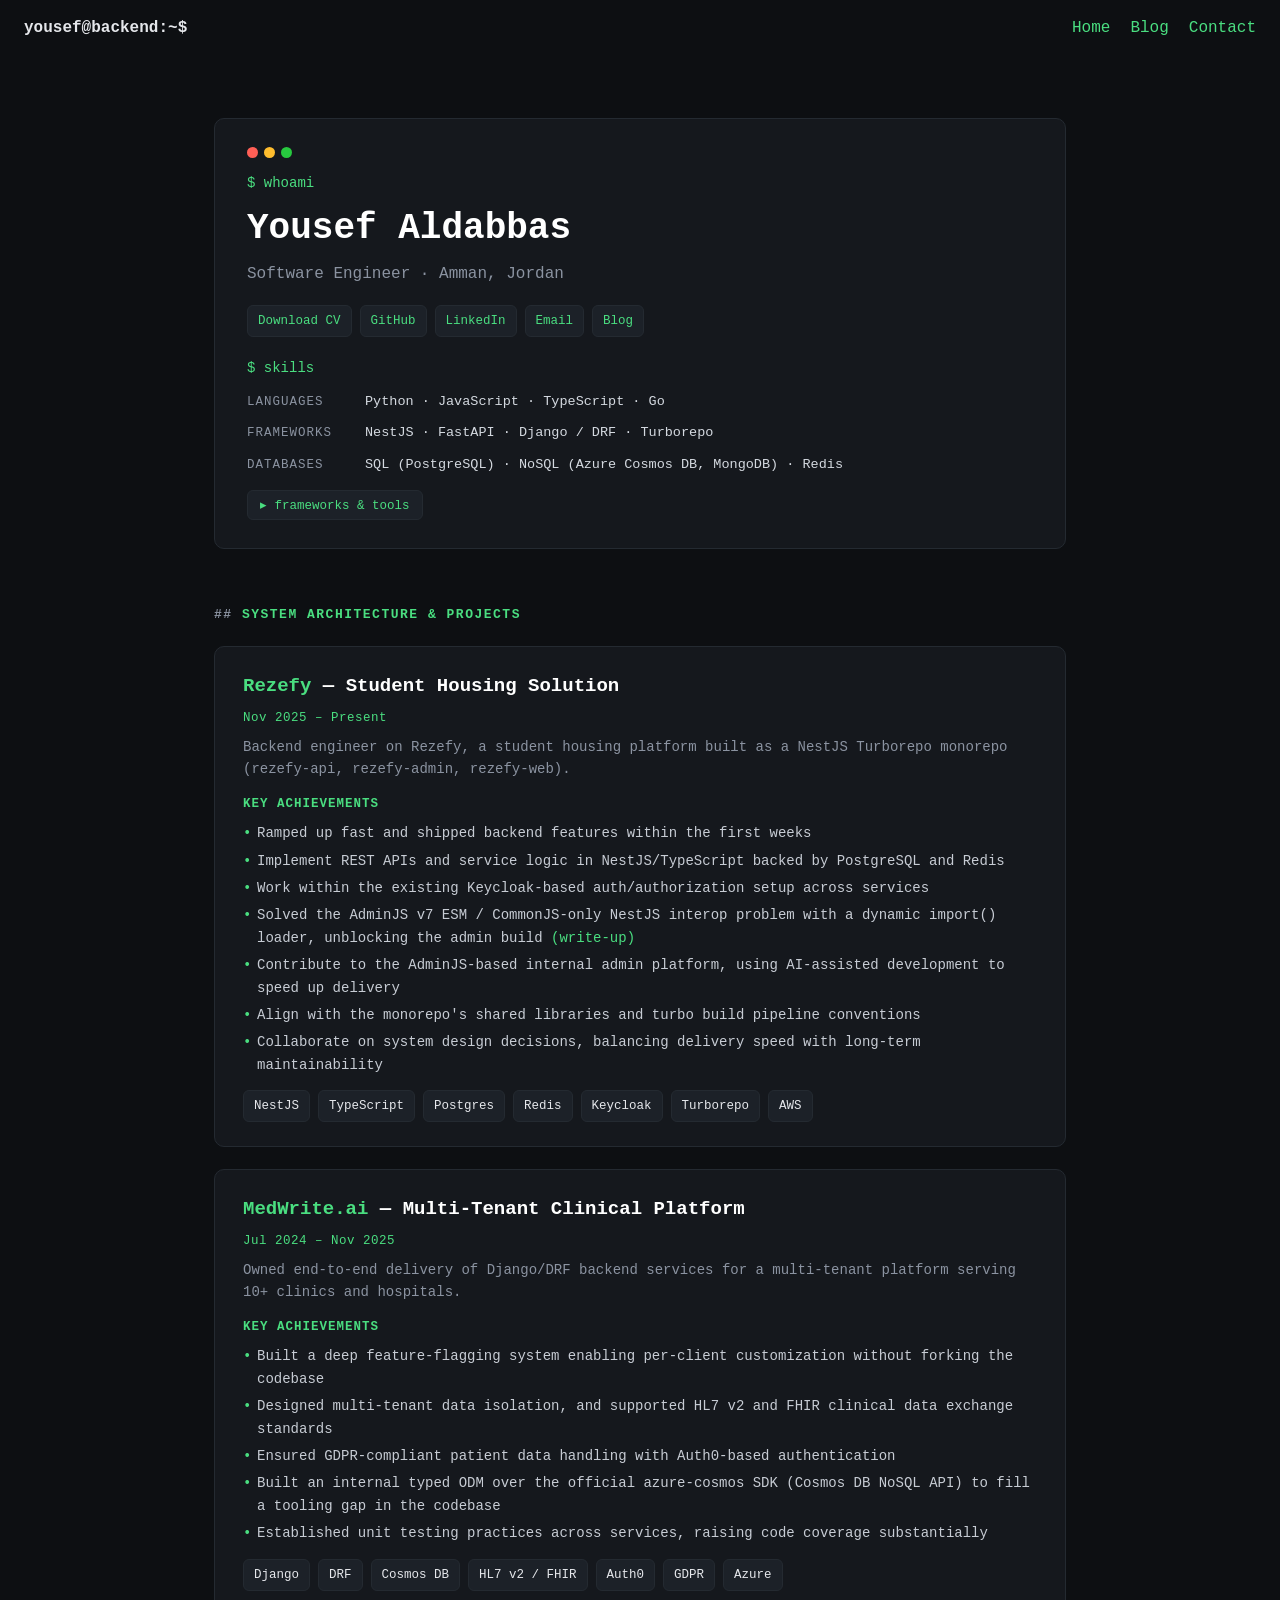
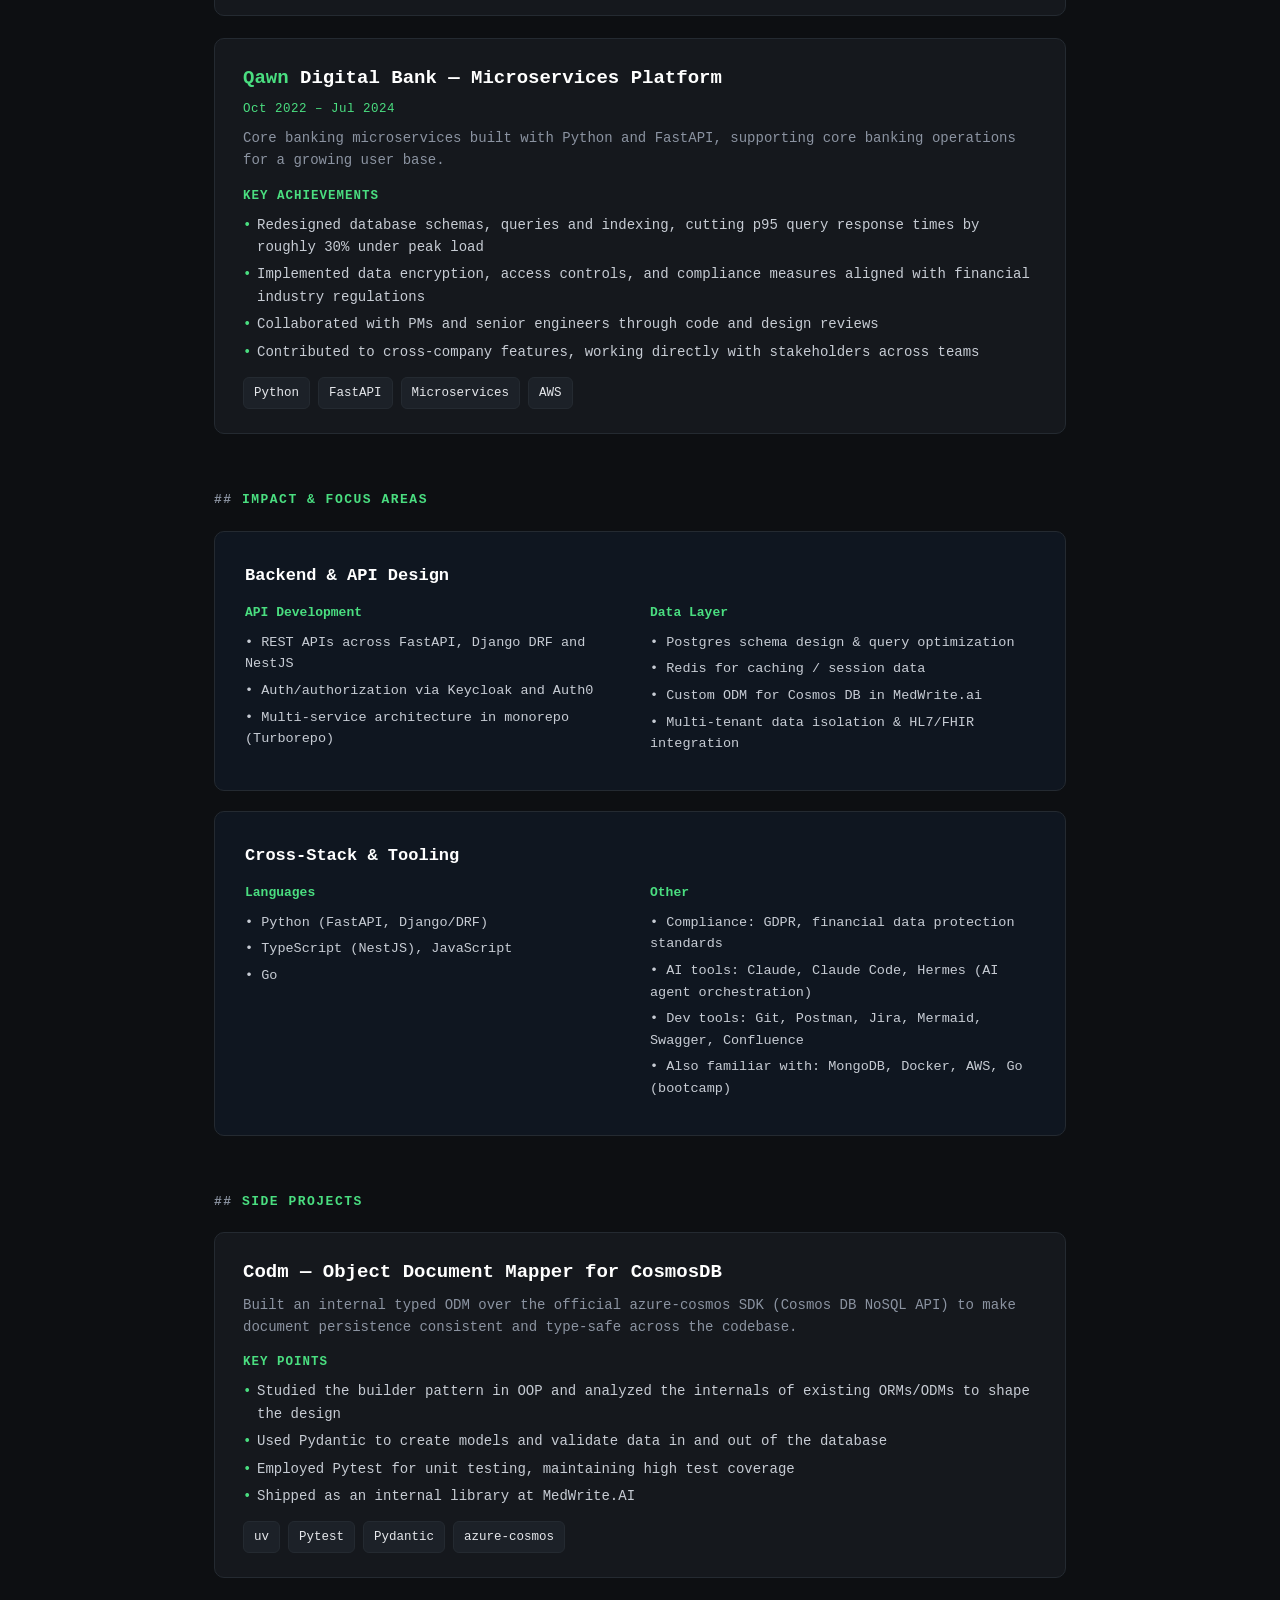
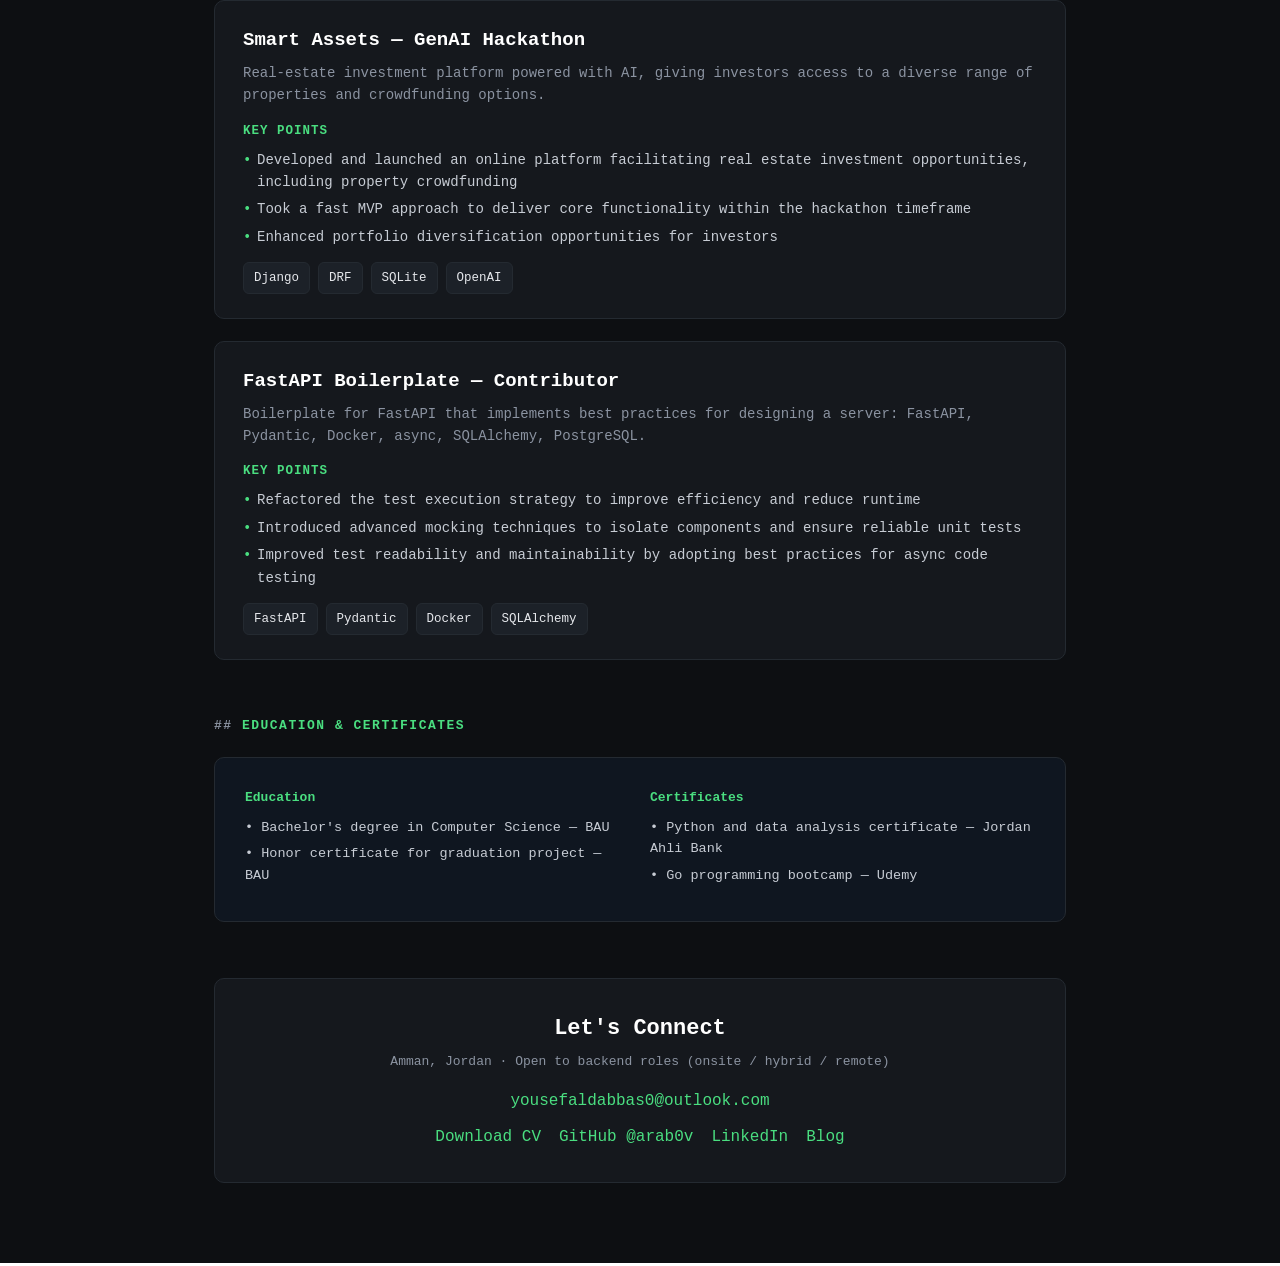
<file: index.html>
<!DOCTYPE html>
<html lang="en">
<head>
<meta charset="UTF-8">
<title>Yousef Aldabbas — Software Engineer</title>
<style>
  :root{
    --bg:#0d0f12; --bg2:#0f1620; --card:#15181d; --border:#242a31;
    --green:#4ade80; --text:#e5e7eb; --muted:#8b93a1; --accent:#7c3aed;
  }
  *{box-sizing:border-box; margin:0; padding:0;}
  body{
    background:
      linear-gradient(var(--bg) 0%, var(--bg) 100%),
      repeating-linear-gradient(0deg, rgba(255,255,255,.02) 0 1px, transparent 1px 32px),
      repeating-linear-gradient(90deg, rgba(255,255,255,.02) 0 1px, transparent 1px 32px);
    color:var(--text);
    font-family: 'SFMono-Regular', Consolas, 'Liberation Mono', Menlo, monospace;
    line-height:1.6;
  }
  a{color:var(--green); text-decoration:none;}
  .wrap{max-width:900px; margin:0 auto; padding:40px 24px 80px;}
  nav{display:flex; justify-content:space-between; align-items:center; padding:16px 24px;}
  nav .logo{font-weight:bold; color:var(--text);}
  nav .navlinks{display:flex; gap:20px;}
  .hero{
    background:var(--card); border:1px solid var(--border); border-radius:10px;
    padding:28px 32px; margin-top:20px;
  }
  .dots{display:flex; gap:6px; margin-bottom:14px;}
  .dots span{width:11px; height:11px; border-radius:50%;}
  .dots span:nth-child(1){background:#ff5f56;}
  .dots span:nth-child(2){background:#ffbd2e;}
  .dots span:nth-child(3){background:#27c93f;}
  .prompt{color:var(--green); font-size:14px; margin-bottom:6px;}
  h1{font-size:36px; color:#fff; margin-bottom:4px;}
  .title{color:var(--muted); font-size:16px; margin-bottom:18px;}
  .herolinks{display:flex; flex-wrap:wrap; gap:8px; margin:0 0 20px;}
  .herolinks .tag{
    display:inline-block; background:#1c2128; border:1px solid var(--border);
    color:var(--green); font-size:12.5px; padding:5px 10px; border-radius:6px;
    transition:border-color .15s ease, background .15s ease;
  }
  .herolinks .tag:hover{border-color:var(--green); background:#20272f;}
  .tags{display:flex; flex-wrap:wrap; gap:8px;}
  .tag{
    background:#1c2128; border:1px solid var(--border); color:var(--text);
    font-size:12.5px; padding:5px 10px; border-radius:6px;
  }
  h2.section{color:var(--green); font-size:13px; text-transform:uppercase; letter-spacing:1.5px; margin:56px 0 20px;}
  h2.section::before{content:"## "; color:var(--muted);}

  /* --- skills block --- */
  .skillblock{margin-top:6px;}
  .skillrow{
    display:grid; grid-template-columns:104px 1fr; gap:14px;
    align-items:baseline; padding:5px 0;
  }
  .skilllabel{
    color:var(--muted); font-size:12.5px; text-transform:uppercase;
    letter-spacing:1px; white-space:nowrap;
  }
  .skilllist{font-size:13.5px; color:#d4d9e0;}
  .expandbtn{
    margin-top:10px; background:#1c2128; border:1px solid var(--border);
    color:var(--green); font-family:inherit; font-size:12.5px;
    padding:6px 12px; border-radius:6px; cursor:pointer;
    transition:border-color .15s ease, background .15s ease;
  }
  .expandbtn:hover{border-color:var(--green); background:#20272f;}
  .expandbtn .caret{display:inline-block; transition:transform .15s ease;}
  .expandbtn[aria-expanded="true"] .caret{transform:rotate(90deg);}
  .skillmore{margin-top:12px;}
  @media (max-width:640px){
    .skillrow{grid-template-columns:1fr; gap:2px;}
  }
  .project{
    background:var(--card); border:1px solid var(--border); border-radius:10px;
    padding:24px 28px; margin-bottom:22px;
  }
  .project h3{color:#fff; font-size:19px; margin-bottom:6px;}
  .project .dates{color:var(--green); font-size:12.5px; margin-bottom:8px; letter-spacing:.5px;}
  .project p.desc{color:var(--muted); font-size:14px; margin-bottom:14px;}
  .project h4{color:var(--green); font-size:12.5px; text-transform:uppercase; letter-spacing:1px; margin-bottom:8px;}
  .project ul{list-style:none; margin-bottom:14px;}
  .project li{font-size:14px; color:#c7ccd4; margin-bottom:5px; padding-left:14px; position:relative;}
  .project li::before{content:"•"; position:absolute; left:0; color:var(--green);}
  .impact{
    background:var(--bg2); border:1px solid var(--border); border-radius:10px;
    padding:30px; margin-bottom:20px;
  }
  .impact h3{color:#fff; font-size:17px; margin-bottom:14px;}
  .grid2{display:grid; grid-template-columns:1fr 1fr; gap:20px;}
  .grid2 .col h4{color:var(--green); font-size:13px; margin-bottom:8px;}
  .grid2 .col ul{list-style:none;}
  .grid2 .col li{font-size:13.5px; color:#c7ccd4; margin-bottom:5px;}
  .contact{
    background:var(--card); border:1px solid var(--border); border-radius:10px;
    padding:32px; margin-top:56px; text-align:center;
  }
  .contact h2{color:#fff; font-size:22px; margin-bottom:6px;}
  .contact .loc{color:var(--muted); font-size:13px; margin-bottom:16px;}
  .links{display:flex; justify-content:center; gap:18px; flex-wrap:wrap; margin-top:10px;}
  @media (max-width:640px){ .grid2{grid-template-columns:1fr;} h1{font-size:28px;} }
</style>
</head>
<body>
<nav>
  <div class="logo">yousef@backend:~$</div>
  <div class="navlinks">
    <a href="index.html">Home</a>
    <a href="blog/index.html">Blog</a>
    <a href="mailto:yousefaldabbas0@outlook.com">Contact</a>
  </div>
</nav>

<div class="wrap">

  <div class="hero">
    <div class="dots"><span></span><span></span><span></span></div>
    <div class="prompt">$ whoami</div>
    <h1>Yousef Aldabbas</h1>
    <div class="title">Software Engineer · Amman, Jordan</div>
    <div class="herolinks">
      <a class="tag" href="cv/Yousef-Aldabbas-CV.docx" download>Download CV</a>
      <a class="tag" href="https://github.com/arab0v" target="_blank" rel="noopener noreferrer">GitHub</a>
      <a class="tag" href="https://linkedin.com/in/yousef-aldabbas" target="_blank" rel="noopener noreferrer">LinkedIn</a>
      <a class="tag" href="mailto:yousefaldabbas0@outlook.com">Email</a>
      <a class="tag" href="blog/index.html">Blog</a>
    </div>

    <div class="prompt">$ skills</div>
    <div class="skillblock">
      <div class="skillrow">
        <span class="skilllabel">Languages</span>
        <span class="skilllist">Python · JavaScript · TypeScript · Go</span>
      </div>
      <div class="skillrow">
        <span class="skilllabel">Frameworks</span>
        <span class="skilllist">NestJS · FastAPI · Django / DRF · Turborepo</span>
      </div>
      <div class="skillrow">
        <span class="skilllabel">Databases</span>
        <span class="skilllist">SQL (PostgreSQL) · NoSQL (Azure Cosmos DB, MongoDB) · Redis</span>
      </div>

      <button class="expandbtn" id="skillToggle" aria-expanded="false" aria-controls="skillMore">
        <span class="caret">▸</span> frameworks &amp; tools
      </button>

      <div class="skillmore" id="skillMore" hidden>
        <div class="skillrow">
          <span class="skilllabel">Auth</span>
          <span class="skilllist">Keycloak · Auth0 · AWS Cognito</span>
        </div>
        <div class="skillrow">
          <span class="skilllabel">Compliance</span>
          <span class="skilllist">GDPR · HL7 v2 · FHIR · financial data protection</span>
        </div>
        <div class="skillrow">
          <span class="skilllabel">Infra</span>
          <span class="skilllist">AWS · Azure · Docker · Turborepo monorepos</span>
        </div>
        <div class="skillrow">
          <span class="skilllabel">Data</span>
          <span class="skilllist">SQLAlchemy · Pydantic · azure-cosmos SDK · schema &amp; query optimization</span>
        </div>
        <div class="skillrow">
          <span class="skilllabel">AI</span>
          <span class="skilllist">Claude · Claude Code · Hermes (agent orchestration)</span>
        </div>
        <div class="skillrow">
          <span class="skilllabel">Tools</span>
          <span class="skilllist">Git · Postman · Jira · Swagger · Mermaid · Confluence</span>
        </div>
      </div>
    </div>

    </div>

  <h2 class="section">System Architecture & Projects</h2>

  <div class="project">
    <h3><a href="https://rezefy.com" target="_blank" rel="noopener noreferrer">Rezefy</a> — Student Housing Solution</h3>
    <div class="dates">Nov 2025 – Present</div>
    <p class="desc">Backend engineer on Rezefy, a student housing platform built as a NestJS Turborepo monorepo (rezefy-api, rezefy-admin, rezefy-web).</p>
    <h4>Key Achievements</h4>
    <ul>
      <li>Ramped up fast and shipped backend features within the first weeks</li>
      <li>Implement REST APIs and service logic in NestJS/TypeScript backed by PostgreSQL and Redis</li>
      <li>Work within the existing Keycloak-based auth/authorization setup across services</li>
      <li>Solved the AdminJS v7 ESM / CommonJS-only NestJS interop problem with a dynamic <code>import()</code> loader, unblocking the admin build <a href="blog/posts/adminjs-v7-nestjs-without-tears.html">(write-up)</a></li>
      <li>Contribute to the AdminJS-based internal admin platform, using AI-assisted development to speed up delivery</li>
      <li>Align with the monorepo's shared libraries and turbo build pipeline conventions</li>
      <li>Collaborate on system design decisions, balancing delivery speed with long-term maintainability</li>
    </ul>
    <div class="tags">
      <span class="tag">NestJS</span><span class="tag">TypeScript</span><span class="tag">Postgres</span>
      <span class="tag">Redis</span><span class="tag">Keycloak</span><span class="tag">Turborepo</span><span class="tag">AWS</span>
    </div>
  </div>

  <div class="project">
    <h3><a href="https://medwrite.ai" target="_blank" rel="noopener noreferrer">MedWrite.ai</a> — Multi-Tenant Clinical Platform</h3>
    <div class="dates">Jul 2024 – Nov 2025</div>
    <p class="desc">Owned end-to-end delivery of Django/DRF backend services for a multi-tenant platform serving 10+ clinics and hospitals.</p>
    <h4>Key Achievements</h4>
    <ul>
      <li>Built a deep feature-flagging system enabling per-client customization without forking the codebase</li>
      <li>Designed multi-tenant data isolation, and supported HL7 v2 and FHIR clinical data exchange standards</li>
      <li>Ensured GDPR-compliant patient data handling with Auth0-based authentication</li>
      <li>Built an internal typed ODM over the official <code>azure-cosmos</code> SDK (Cosmos DB NoSQL API) to fill a tooling gap in the codebase</li>
      <li>Established unit testing practices across services, raising code coverage substantially</li>
    </ul>
    <div class="tags">
      <span class="tag">Django</span><span class="tag">DRF</span><span class="tag">Cosmos DB</span><span class="tag">HL7 v2 / FHIR</span><span class="tag">Auth0</span><span class="tag">GDPR</span><span class="tag">Azure</span>
    </div>
  </div>

  <div class="project">
    <h3><a href="https://qawn.com/" target="_blank" rel="noopener noreferrer">Qawn</a> Digital Bank — Microservices Platform</h3>
    <div class="dates">Oct 2022 – Jul 2024</div>
    <p class="desc">Core banking microservices built with Python and FastAPI, supporting core banking operations for a growing user base.</p>
    <h4>Key Achievements</h4>
    <ul>
      <li>Redesigned database schemas, queries and indexing, cutting p95 query response times by roughly 30% under peak load</li>
      <li>Implemented data encryption, access controls, and compliance measures aligned with financial industry regulations</li>
      <li>Collaborated with PMs and senior engineers through code and design reviews</li>
      <li>Contributed to cross-company features, working directly with stakeholders across teams</li>
    </ul>
    <div class="tags">
      <span class="tag">Python</span><span class="tag">FastAPI</span><span class="tag">Microservices</span><span class="tag">AWS</span>
    </div>
  </div>

  <h2 class="section">Impact & Focus Areas</h2>

  <div class="impact">
    <h3>Backend & API Design</h3>
    <div class="grid2">
      <div class="col">
        <h4>API Development</h4>
        <ul>
          <li>• REST APIs across FastAPI, Django DRF and NestJS</li>
          <li>• Auth/authorization via Keycloak and Auth0</li>
          <li>• Multi-service architecture in monorepo (Turborepo)</li>
        </ul>
      </div>
      <div class="col">
        <h4>Data Layer</h4>
        <ul>
          <li>• Postgres schema design & query optimization</li>
          <li>• Redis for caching / session data</li>
          <li>• Custom ODM for Cosmos DB in MedWrite.ai</li>
          <li>• Multi-tenant data isolation & HL7/FHIR integration</li>
        </ul>
      </div>
    </div>
  </div>

  <div class="impact">
    <h3>Cross-Stack & Tooling</h3>
    <div class="grid2">
      <div class="col">
        <h4>Languages</h4>
        <ul>
          <li>• Python (FastAPI, Django/DRF)</li>
          <li>• TypeScript (NestJS), JavaScript</li>
          <li>• Go</li>
        </ul>
      </div>
      <div class="col">
        <h4>Other</h4>
        <ul>
          <li>• Compliance: GDPR, financial data protection standards</li>
          <li>• AI tools: Claude, Claude Code, Hermes (AI agent orchestration)</li>
          <li>• Dev tools: Git, Postman, Jira, Mermaid, Swagger, Confluence</li>
          <li>• Also familiar with: MongoDB, Docker, AWS, Go (bootcamp)</li>
        </ul>
      </div>
    </div>
  </div>

  <h2 class="section">Side Projects</h2>

  <div class="project">
    <h3>Codm — Object Document Mapper for CosmosDB</h3>
    <p class="desc">Built an internal typed ODM over the official <code>azure-cosmos</code> SDK (Cosmos DB NoSQL API) to make document persistence consistent and type-safe across the codebase.</p>
    <h4>Key Points</h4>
    <ul>
      <li>Studied the builder pattern in OOP and analyzed the internals of existing ORMs/ODMs to shape the design</li>
      <li>Used Pydantic to create models and validate data in and out of the database</li>
      <li>Employed Pytest for unit testing, maintaining high test coverage</li>
      <li>Shipped as an internal library at MedWrite.AI</li>
    </ul>
    <div class="tags">
      <span class="tag">uv</span><span class="tag">Pytest</span><span class="tag">Pydantic</span><span class="tag">azure-cosmos</span>
    </div>
  </div>

  <div class="project">
    <h3>Smart Assets — GenAI Hackathon</h3>
    <p class="desc">Real-estate investment platform powered with AI, giving investors access to a diverse range of properties and crowdfunding options.</p>
    <h4>Key Points</h4>
    <ul>
      <li>Developed and launched an online platform facilitating real estate investment opportunities, including property crowdfunding</li>
      <li>Took a fast MVP approach to deliver core functionality within the hackathon timeframe</li>
      <li>Enhanced portfolio diversification opportunities for investors</li>
    </ul>
    <div class="tags">
      <span class="tag">Django</span><span class="tag">DRF</span><span class="tag">SQLite</span><span class="tag">OpenAI</span>
    </div>
  </div>

  <div class="project">
    <h3>FastAPI Boilerplate — Contributor</h3>
    <p class="desc">Boilerplate for FastAPI that implements best practices for designing a server: FastAPI, Pydantic, Docker, async, SQLAlchemy, PostgreSQL.</p>
    <h4>Key Points</h4>
    <ul>
      <li>Refactored the test execution strategy to improve efficiency and reduce runtime</li>
      <li>Introduced advanced mocking techniques to isolate components and ensure reliable unit tests</li>
      <li>Improved test readability and maintainability by adopting best practices for async code testing</li>
    </ul>
    <div class="tags">
      <span class="tag">FastAPI</span><span class="tag">Pydantic</span><span class="tag">Docker</span><span class="tag">SQLAlchemy</span>
    </div>
  </div>

  <h2 class="section">Education & Certificates</h2>

  <div class="impact">
    <div class="grid2">
      <div class="col">
        <h4>Education</h4>
        <ul>
          <li>• Bachelor's degree in Computer Science — BAU</li>
          <li>• Honor certificate for graduation project — BAU</li>
        </ul>
      </div>
      <div class="col">
        <h4>Certificates</h4>
        <ul>
          <li>• Python and data analysis certificate — Jordan Ahli Bank</li>
          <li>• Go programming bootcamp — Udemy</li>
        </ul>
      </div>
    </div>
  </div>

  <div class="contact">
    <h2>Let's Connect</h2>
    <div class="loc">Amman, Jordan · Open to backend roles (onsite / hybrid / remote)</div>
    <a href="mailto:yousefaldabbas0@outlook.com">yousefaldabbas0@outlook.com</a>
    <div class="links">
      <a href="cv/Yousef-Aldabbas-CV.docx" download>Download CV</a>
      <a href="https://github.com/arab0v" target="_blank" rel="noopener noreferrer">GitHub @arab0v</a>
      <a href="https://linkedin.com/in/yousef-aldabbas" target="_blank" rel="noopener noreferrer">LinkedIn</a>
      <a href="blog/index.html">Blog</a>
    </div>
  </div>

</div>
<script>
  (function () {
    var btn = document.getElementById('skillToggle');
    var more = document.getElementById('skillMore');
    if (!btn || !more) return;
    btn.addEventListener('click', function () {
      var open = btn.getAttribute('aria-expanded') === 'true';
      btn.setAttribute('aria-expanded', String(!open));
      more.hidden = open;
      btn.querySelector('.caret').textContent = open ? '\u25B8' : '\u25BE';
    });
  })();
</script>
</body>
</html>
</file>
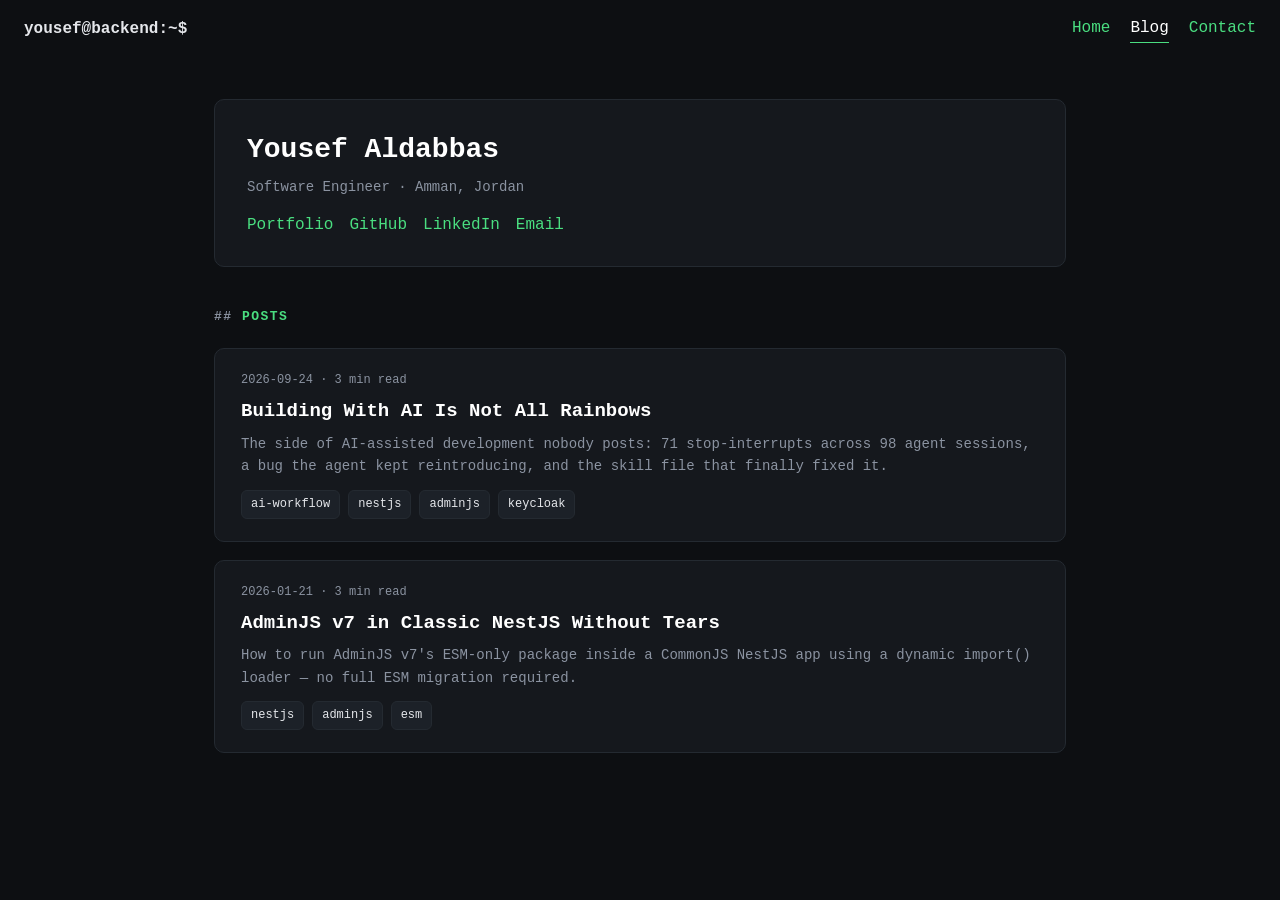
<file: blog/index.html>
<!DOCTYPE html>
<html lang="en">
<head>
<meta charset="UTF-8">
<title>Blog — Yousef Aldabbas</title>
<link rel="stylesheet" href="style.css">
<style>
  .name-hero{
    background:var(--card); border:1px solid var(--border); border-radius:10px;
    padding:28px 32px; margin-bottom:40px;
  }
  .name-hero h1{color:#fff; font-size:28px; margin-bottom:4px;}
  .name-hero .sub{color:var(--muted); font-size:14px;}
  .name-hero .links{margin-top:14px; display:flex; gap:16px; flex-wrap:wrap;}
</style>
</head>
<body>
<nav>
  <div class="logo">yousef@backend:~$</div>
  <div class="navlinks">
    <a href="../index.html">Home</a>
    <a href="index.html" class="active">Blog</a>
    <a href="mailto:yousefaldabbas0@outlook.com">Contact</a>
  </div>
</nav>
<div class="wrap">

  <div class="name-hero">
    <h1>Yousef Aldabbas</h1>
    <div class="sub">Software Engineer · Amman, Jordan</div>
    <div class="links">
      <a href="../index.html">Portfolio</a>
      <a href="https://github.com/arab0v" target="_blank" rel="noopener noreferrer">GitHub</a>
      <a href="https://linkedin.com/in/yousef-aldabbas" target="_blank" rel="noopener noreferrer">LinkedIn</a>
      <a href="mailto:yousefaldabbas0@outlook.com">Email</a>
    </div>
  </div>

  <h2 class="section">Posts</h2>
  <div id="posts"></div>

</div>
<script src="posts-data.js"></script>
<script>
  const container = document.getElementById('posts');
  const sorted = [...POSTS].sort((a,b) => new Date(b.date) - new Date(a.date));
  container.innerHTML = sorted.map(p => `
    <a class="post-card" href="posts/${p.slug}.html">
      <div class="date">${p.date}${p.read ? ` · ${p.read} min read` : ''}</div>
      <h3>${p.title}</h3>
      <p class="desc">${p.desc}</p>
      <div class="tags">${p.tags.map(t => `<span class="tag">${t}</span>`).join('')}</div>
    </a>
  `).join('');
</script>
</body>
</html>
</file>
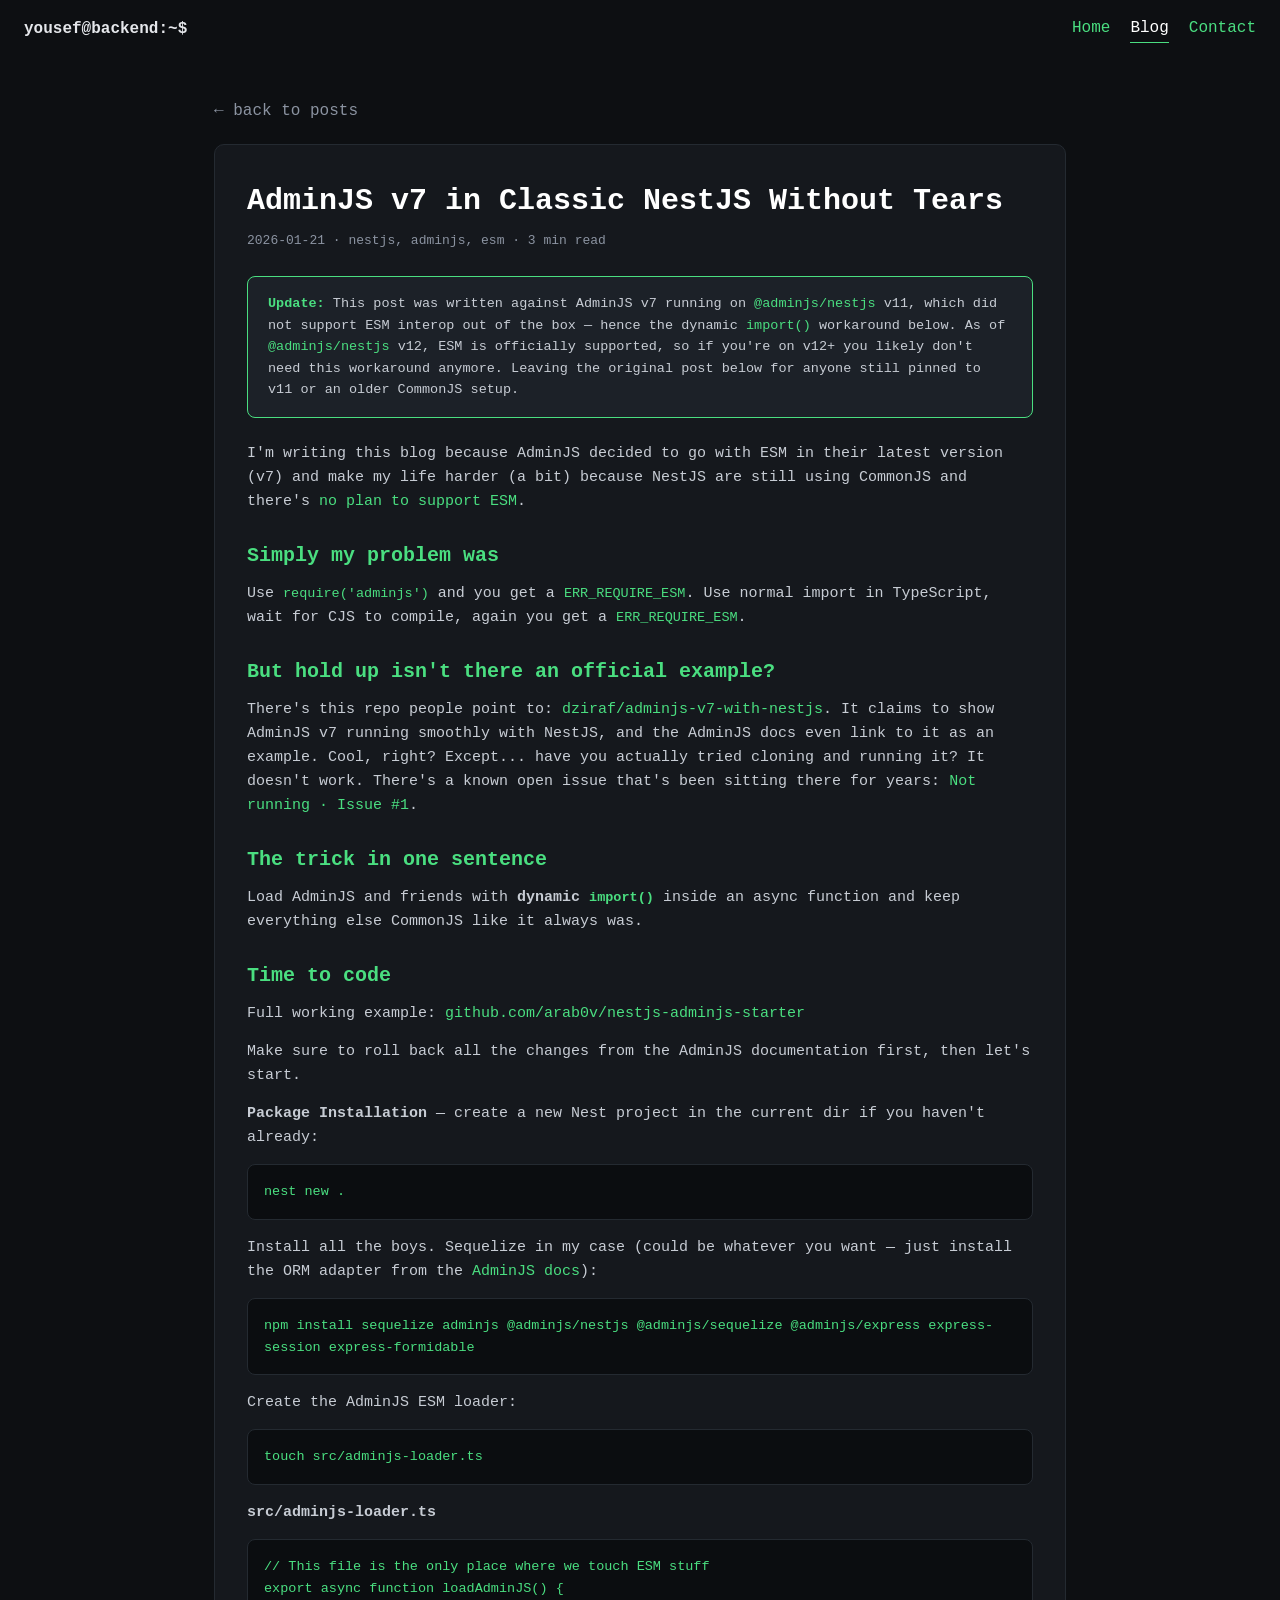
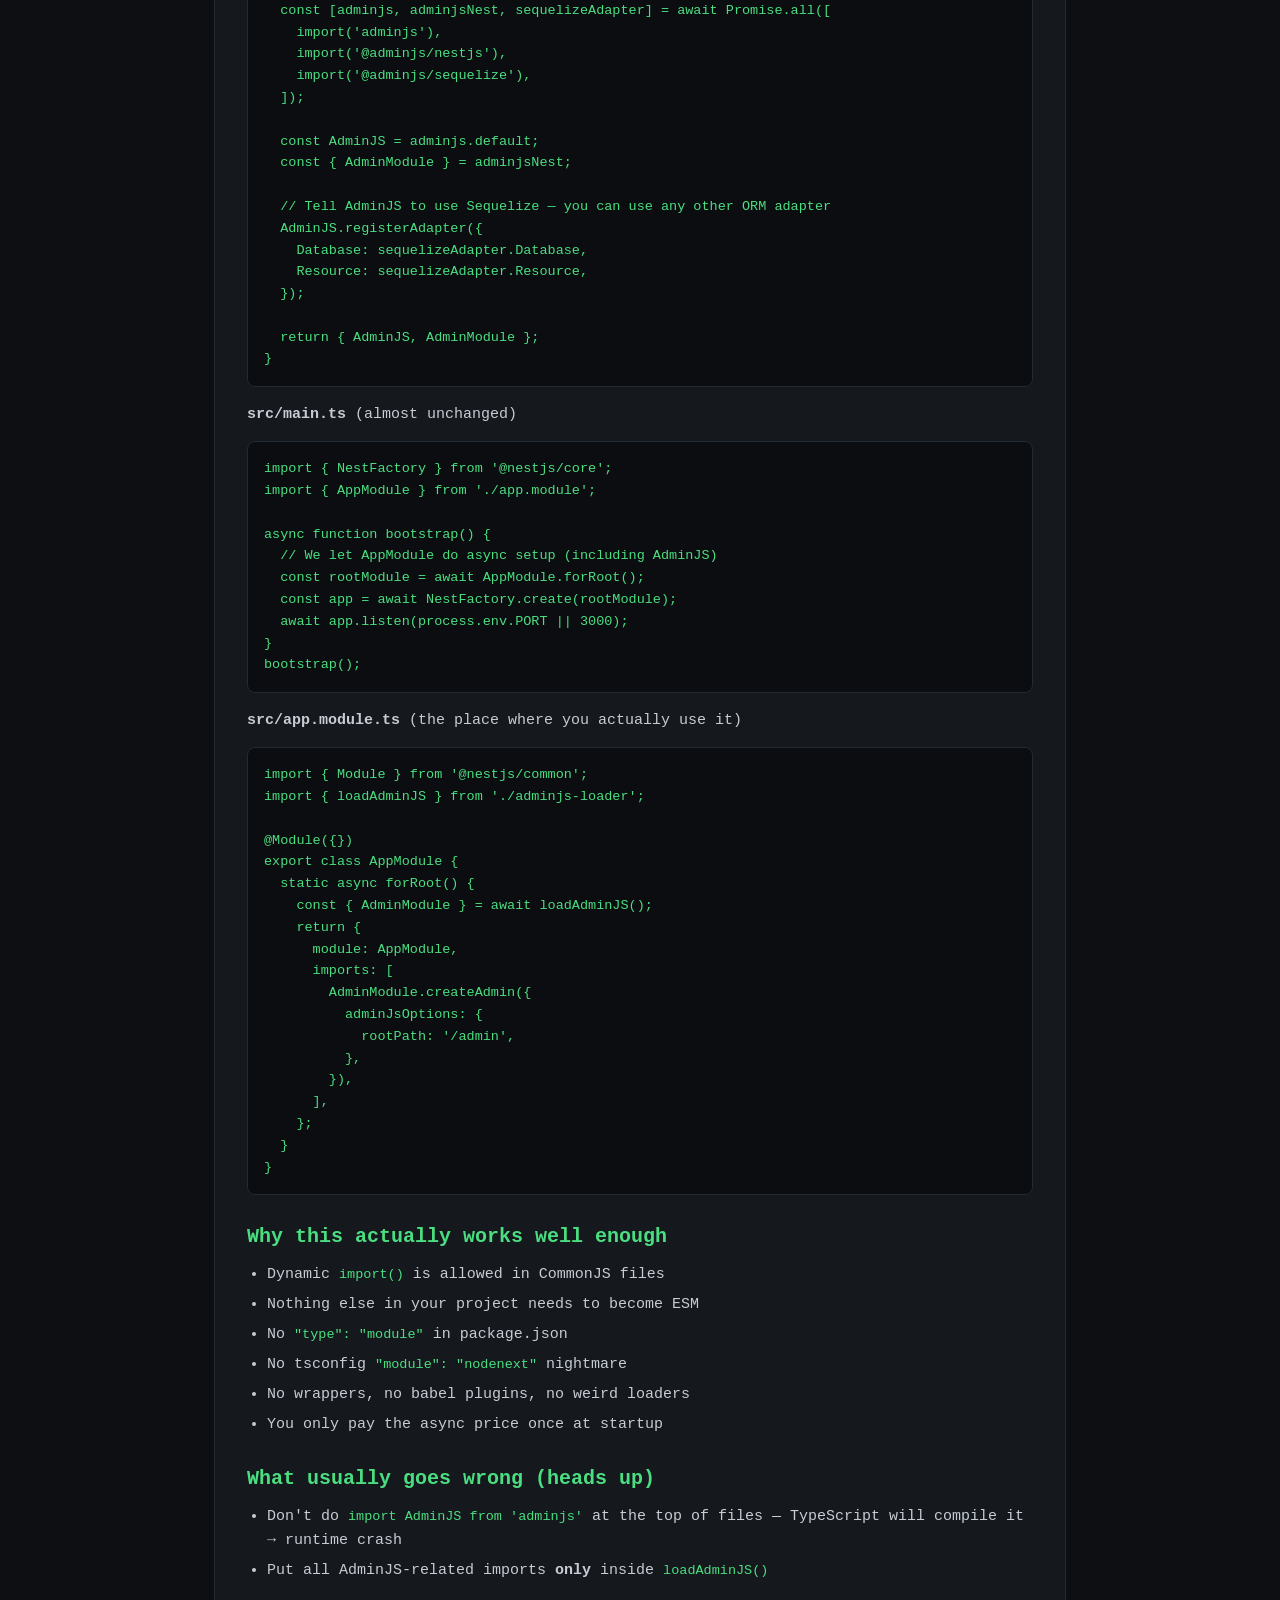
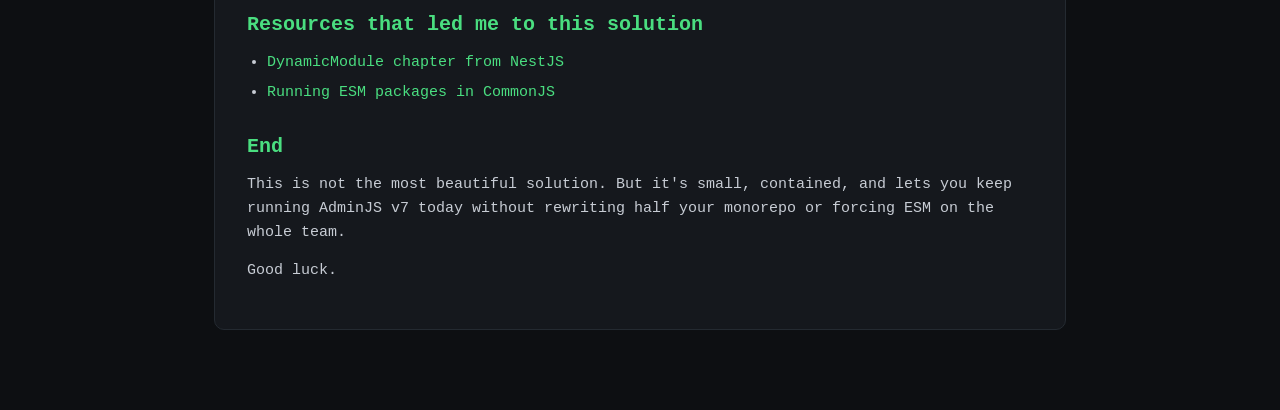
<file: blog/posts/adminjs-v7-nestjs-without-tears.html>
<!DOCTYPE html>
<html lang="en">
<head>
<meta charset="UTF-8">
<title>AdminJS v7 in Classic NestJS Without Tears — Yousef Aldabbas</title>
<link rel="stylesheet" href="../style.css">
<style>
  .update-note{
    background:#1c2128; border:1px solid var(--green); border-radius:8px;
    padding:16px 20px; margin-bottom:24px; font-size:13.5px; color:#c7ccd4;
  }
  .update-note strong{color:var(--green);}
  .post-body pre code{white-space:pre-wrap;}
</style>
</head>
<body>
<nav>
  <div class="logo">yousef@backend:~$</div>
  <div class="navlinks">
    <a href="../../index.html">Home</a>
    <a href="../index.html" class="active">Blog</a>
    <a href="mailto:yousefaldabbas0@outlook.com">Contact</a>
  </div>
</nav>
<div class="wrap">
  <a class="back" href="../index.html">&larr; back to posts</a>
  <div class="post-body">
    <h1>AdminJS v7 in Classic NestJS Without Tears</h1>
    <div class="meta">2026-01-21 · nestjs, adminjs, esm</div>

    <div class="update-note">
      <strong>Update:</strong> This post was written against AdminJS v7 running on <code>@adminjs/nestjs</code> v11, which did not support ESM interop out of the box — hence the dynamic <code>import()</code> workaround below. As of <code>@adminjs/nestjs</code> v12, ESM is officially supported, so if you're on v12+ you likely don't need this workaround anymore. Leaving the original post below for anyone still pinned to v11 or an older CommonJS setup.
    </div>

    <p>I'm writing this blog because AdminJS decided to go with ESM in their latest version (v7) and make my life harder (a bit) because NestJS are still using CommonJS and there's <a href="https://github.com/nestjs/nest/issues/13319" target="_blank" rel="noopener noreferrer">no plan to support ESM</a>.</p>

    <h2>Simply my problem was</h2>
    <p>Use <code>require('adminjs')</code> and you get a <code>ERR_REQUIRE_ESM</code>. Use normal import in TypeScript, wait for CJS to compile, again you get a <code>ERR_REQUIRE_ESM</code>.</p>

    <h2>But hold up isn't there an official example?</h2>
    <p>There's this repo people point to: <a href="https://github.com/dziraf/adminjs-v7-with-nestjs" target="_blank" rel="noopener noreferrer">dziraf/adminjs-v7-with-nestjs</a>. It claims to show AdminJS v7 running smoothly with NestJS, and the AdminJS docs even link to it as an example. Cool, right? Except... have you actually tried cloning and running it? It doesn't work. There's a known open issue that's been sitting there for years: <a href="https://github.com/dziraf/adminjs-v7-with-nestjs/issues/1" target="_blank" rel="noopener noreferrer">Not running · Issue #1</a>.</p>

    <h2>The trick in one sentence</h2>
    <p>Load AdminJS and friends with <strong>dynamic <code>import()</code></strong> inside an async function and keep everything else CommonJS like it always was.</p>

    <h2>Time to code</h2>
    <p>Full working example: <a href="https://github.com/arab0v/nestjs-adminjs-starter" target="_blank" rel="noopener noreferrer">github.com/arab0v/nestjs-adminjs-starter</a></p>
    <p>Make sure to roll back all the changes from the AdminJS documentation first, then let's start.</p>

    <p><strong>Package Installation</strong> — create a new Nest project in the current dir if you haven't already:</p>
    <pre><code>nest new .</code></pre>

    <p>Install all the boys. Sequelize in my case (could be whatever you want — just install the ORM adapter from the <a href="https://docs.adminjs.co/installation/adapters" target="_blank" rel="noopener noreferrer">AdminJS docs</a>):</p>
    <pre><code>npm install sequelize adminjs @adminjs/nestjs @adminjs/sequelize @adminjs/express express-session express-formidable</code></pre>

    <p>Create the AdminJS ESM loader:</p>
    <pre><code>touch src/adminjs-loader.ts</code></pre>

    <p><strong>src/adminjs-loader.ts</strong></p>
    <pre><code>// This file is the only place where we touch ESM stuff
export async function loadAdminJS() {
  const [adminjs, adminjsNest, sequelizeAdapter] = await Promise.all([
    import('adminjs'),
    import('@adminjs/nestjs'),
    import('@adminjs/sequelize'),
  ]);

  const AdminJS = adminjs.default;
  const { AdminModule } = adminjsNest;

  // Tell AdminJS to use Sequelize — you can use any other ORM adapter
  AdminJS.registerAdapter({
    Database: sequelizeAdapter.Database,
    Resource: sequelizeAdapter.Resource,
  });

  return { AdminJS, AdminModule };
}</code></pre>

    <p><strong>src/main.ts</strong> (almost unchanged)</p>
    <pre><code>import { NestFactory } from '@nestjs/core';
import { AppModule } from './app.module';

async function bootstrap() {
  // We let AppModule do async setup (including AdminJS)
  const rootModule = await AppModule.forRoot();
  const app = await NestFactory.create(rootModule);
  await app.listen(process.env.PORT || 3000);
}
bootstrap();</code></pre>

    <p><strong>src/app.module.ts</strong> (the place where you actually use it)</p>
    <pre><code>import { Module } from '@nestjs/common';
import { loadAdminJS } from './adminjs-loader';

@Module({})
export class AppModule {
  static async forRoot() {
    const { AdminModule } = await loadAdminJS();
    return {
      module: AppModule,
      imports: [
        AdminModule.createAdmin({
          adminJsOptions: {
            rootPath: '/admin',
          },
        }),
      ],
    };
  }
}</code></pre>

    <h2>Why this actually works well enough</h2>
    <ul>
      <li>Dynamic <code>import()</code> is allowed in CommonJS files</li>
      <li>Nothing else in your project needs to become ESM</li>
      <li>No <code>"type": "module"</code> in package.json</li>
      <li>No tsconfig <code>"module": "nodenext"</code> nightmare</li>
      <li>No wrappers, no babel plugins, no weird loaders</li>
      <li>You only pay the async price once at startup</li>
    </ul>

    <h2>What usually goes wrong (heads up)</h2>
    <ul>
      <li>Don't do <code>import AdminJS from 'adminjs'</code> at the top of files — TypeScript will compile it → runtime crash</li>
      <li>Put all AdminJS-related imports <strong>only</strong> inside <code>loadAdminJS()</code></li>
    </ul>

    <h2>Resources that led me to this solution</h2>
    <ul>
      <li><a href="https://docs.nestjs.com/fundamentals/dynamic-modules" target="_blank" rel="noopener noreferrer">DynamicModule chapter from NestJS</a></li>
      <li><a href="https://stackoverflow.com/questions/70396400/how-to-use-es6-modules-in-commonjs" target="_blank" rel="noopener noreferrer">Running ESM packages in CommonJS</a></li>
    </ul>

    <h2>End</h2>
    <p>This is not the most beautiful solution. But it's small, contained, and lets you keep running AdminJS v7 today without rewriting half your monorepo or forcing ESM on the whole team.</p>
    <p>Good luck.</p>
  </div>
</div>
<script src="../readtime.js"></script>
</body>
</html>
</file>
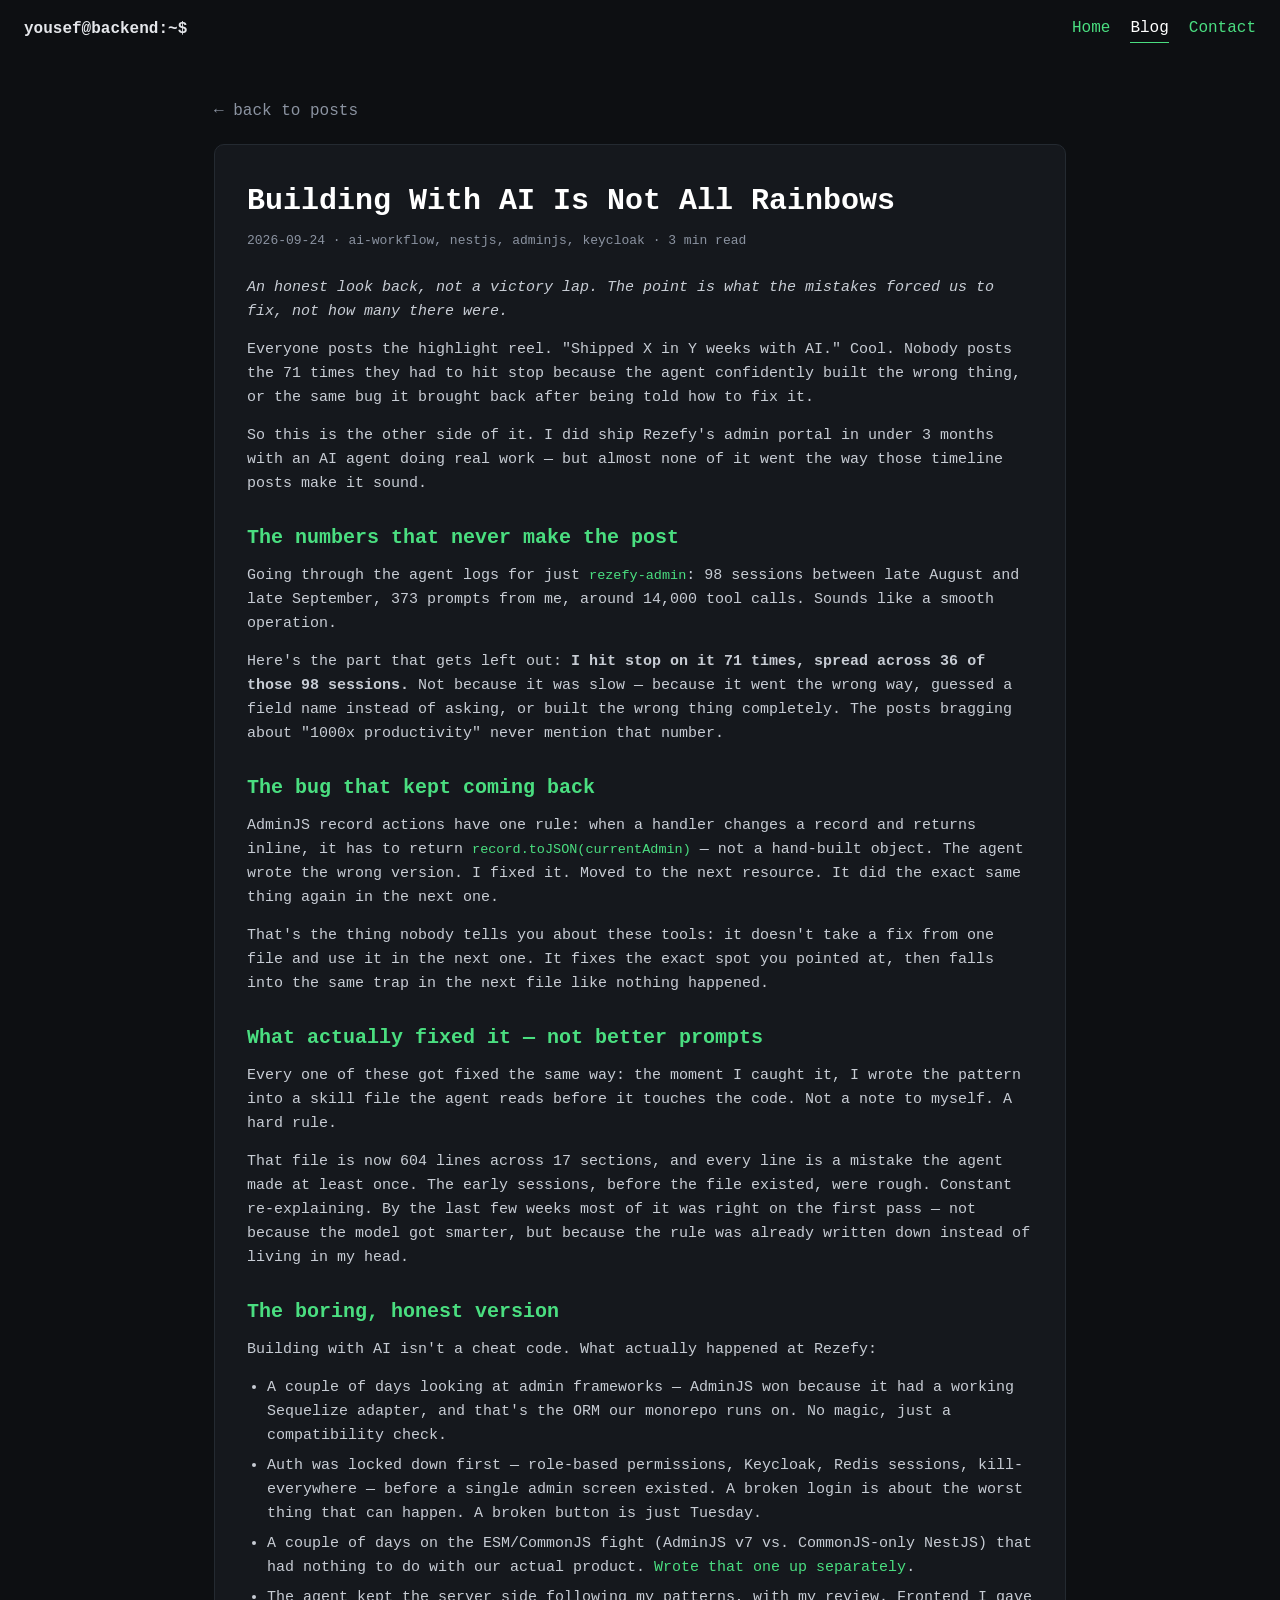
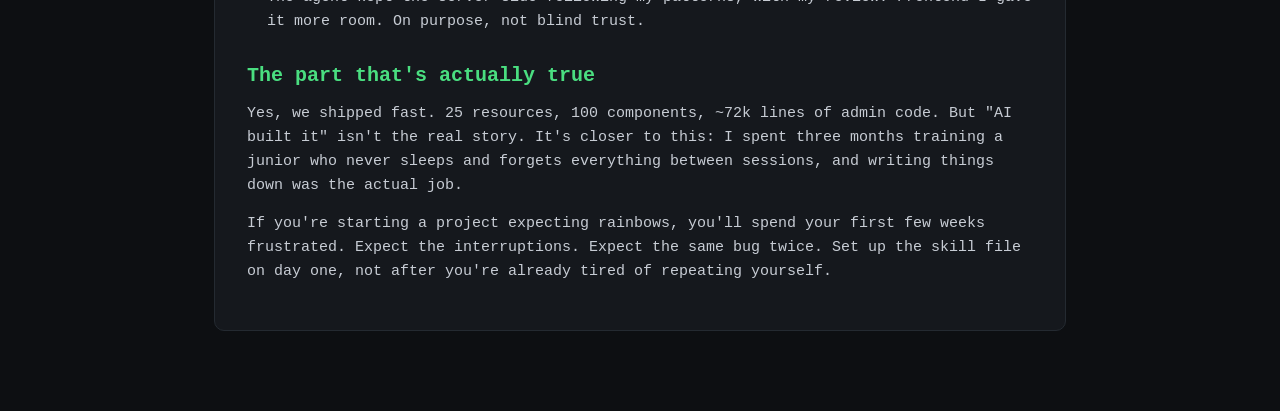
<file: blog/posts/rezefy-ai-workflow.html>
<!DOCTYPE html>
<html lang="en">
<head>
<meta charset="UTF-8">
<title>Building With AI Is Not All Rainbows — Yousef Aldabbas</title>
<link rel="stylesheet" href="../style.css">
</head>
<body>
<nav>
  <div class="logo">yousef@backend:~$</div>
  <div class="navlinks">
    <a href="../../index.html">Home</a>
    <a href="../index.html" class="active">Blog</a>
    <a href="mailto:yousefaldabbas0@outlook.com">Contact</a>
  </div>
</nav>
<div class="wrap">
  <a class="back" href="../index.html">&larr; back to posts</a>
  <div class="post-body">
    <h1>Building With AI Is Not All Rainbows</h1>
    <div class="meta">2026-09-24 · ai-workflow, nestjs, adminjs, keycloak</div>

    <p><em>An honest look back, not a victory lap. The point is what the mistakes forced us to fix, not how many there were.</em></p>

    <p>Everyone posts the highlight reel. "Shipped X in Y weeks with AI." Cool. Nobody posts the 71 times they had to hit stop because the agent confidently built the wrong thing, or the same bug it brought back after being told how to fix it.</p>

    <p>So this is the other side of it. I did ship Rezefy's admin portal in under 3 months with an AI agent doing real work — but almost none of it went the way those timeline posts make it sound.</p>

    <h2>The numbers that never make the post</h2>
    <p>Going through the agent logs for just <code>rezefy-admin</code>: 98 sessions between late August and late September, 373 prompts from me, around 14,000 tool calls. Sounds like a smooth operation.</p>

    <p>Here's the part that gets left out: <strong>I hit stop on it 71 times, spread across 36 of those 98 sessions.</strong> Not because it was slow — because it went the wrong way, guessed a field name instead of asking, or built the wrong thing completely. The posts bragging about "1000x productivity" never mention that number.</p>

    <h2>The bug that kept coming back</h2>
    <p>AdminJS record actions have one rule: when a handler changes a record and returns inline, it has to return <code>record.toJSON(currentAdmin)</code> — not a hand-built object. The agent wrote the wrong version. I fixed it. Moved to the next resource. It did the exact same thing again in the next one.</p>

    <p>That's the thing nobody tells you about these tools: it doesn't take a fix from one file and use it in the next one. It fixes the exact spot you pointed at, then falls into the same trap in the next file like nothing happened.</p>

    <h2>What actually fixed it — not better prompts</h2>
    <p>Every one of these got fixed the same way: the moment I caught it, I wrote the pattern into a skill file the agent reads before it touches the code. Not a note to myself. A hard rule.</p>

    <p>That file is now 604 lines across 17 sections, and every line is a mistake the agent made at least once. The early sessions, before the file existed, were rough. Constant re-explaining. By the last few weeks most of it was right on the first pass — not because the model got smarter, but because the rule was already written down instead of living in my head.</p>

    <h2>The boring, honest version</h2>
    <p>Building with AI isn't a cheat code. What actually happened at Rezefy:</p>
    <ul>
      <li>A couple of days looking at admin frameworks — AdminJS won because it had a working Sequelize adapter, and that's the ORM our monorepo runs on. No magic, just a compatibility check.</li>
      <li>Auth was locked down first — role-based permissions, Keycloak, Redis sessions, kill-everywhere — before a single admin screen existed. A broken login is about the worst thing that can happen. A broken button is just Tuesday.</li>
      <li>A couple of days on the ESM/CommonJS fight (AdminJS v7 vs. CommonJS-only NestJS) that had nothing to do with our actual product. <a href="adminjs-v7-nestjs-without-tears.html">Wrote that one up separately</a>.</li>
      <li>The agent kept the server side following my patterns, with my review. Frontend I gave it more room. On purpose, not blind trust.</li>
    </ul>

    <h2>The part that's actually true</h2>
    <p>Yes, we shipped fast. 25 resources, 100 components, ~72k lines of admin code. But "AI built it" isn't the real story. It's closer to this: I spent three months training a junior who never sleeps and forgets everything between sessions, and writing things down was the actual job.</p>

    <p>If you're starting a project expecting rainbows, you'll spend your first few weeks frustrated. Expect the interruptions. Expect the same bug twice. Set up the skill file on day one, not after you're already tired of repeating yourself.</p>
  </div>
</div>
<script src="../readtime.js"></script>
</body>
</html>
</file>
<file: blog/style.css>
:root{
  --bg:#0d0f12; --bg2:#0f1620; --card:#15181d; --border:#242a31;
  --green:#4ade80; --text:#e5e7eb; --muted:#8b93a1; --accent:#7c3aed;
}
*{box-sizing:border-box; margin:0; padding:0;}
body{
  background:
    linear-gradient(var(--bg) 0%, var(--bg) 100%),
    repeating-linear-gradient(0deg, rgba(255,255,255,.02) 0 1px, transparent 1px 32px),
    repeating-linear-gradient(90deg, rgba(255,255,255,.02) 0 1px, transparent 1px 32px);
  color:var(--text);
  font-family: 'SFMono-Regular', Consolas, 'Liberation Mono', Menlo, monospace;
  line-height:1.6;
}
a{color:var(--green); text-decoration:none;}
.wrap{max-width:900px; margin:0 auto; padding:40px 24px 80px;}
nav{display:flex; justify-content:space-between; align-items:center; padding:16px 24px;}
nav .logo{font-weight:bold; color:var(--text);}
nav .navlinks{display:flex; gap:20px;}
nav .navlinks a.active{color:#fff; border-bottom:1px solid var(--green);}
h2.section{color:var(--green); font-size:13px; text-transform:uppercase; letter-spacing:1.5px; margin:40px 0 20px;}
h2.section::before{content:"## "; color:var(--muted);}
.post-card{
  background:var(--card); border:1px solid var(--border); border-radius:10px;
  padding:22px 26px; margin-bottom:18px; display:block;
}
.post-card:hover{border-color:var(--green);}
.post-card .date{color:var(--muted); font-size:12px; margin-bottom:6px;}
.post-card h3{color:#fff; font-size:19px; margin-bottom:6px;}
.post-card p.desc{color:var(--muted); font-size:14px;}
.tags{display:flex; flex-wrap:wrap; gap:8px; margin-top:12px;}
.tag{background:#1c2128; border:1px solid var(--border); color:var(--text); font-size:12px; padding:4px 9px; border-radius:6px;}
.post-body{background:var(--card); border:1px solid var(--border); border-radius:10px; padding:32px;}
.post-body h1{color:#fff; font-size:30px; margin-bottom:6px;}
.post-body .meta{color:var(--muted); font-size:13px; margin-bottom:24px;}
.post-body h2{color:var(--green); font-size:20px; margin:26px 0 10px;}
.post-body p{color:#c7ccd4; font-size:15px; margin-bottom:14px;}
.post-body ul{margin:0 0 14px 20px; color:#c7ccd4; font-size:15px;}
.post-body li{margin-bottom:6px;}
.post-body pre{background:#0b0d10; border:1px solid var(--border); border-radius:8px; padding:16px; overflow-x:auto; margin-bottom:16px;}
.post-body code{font-family:inherit; color:var(--green); font-size:13.5px;}
.back{display:inline-block; margin-bottom:20px; color:var(--muted);}
.back:hover{color:var(--green);}
</file>
